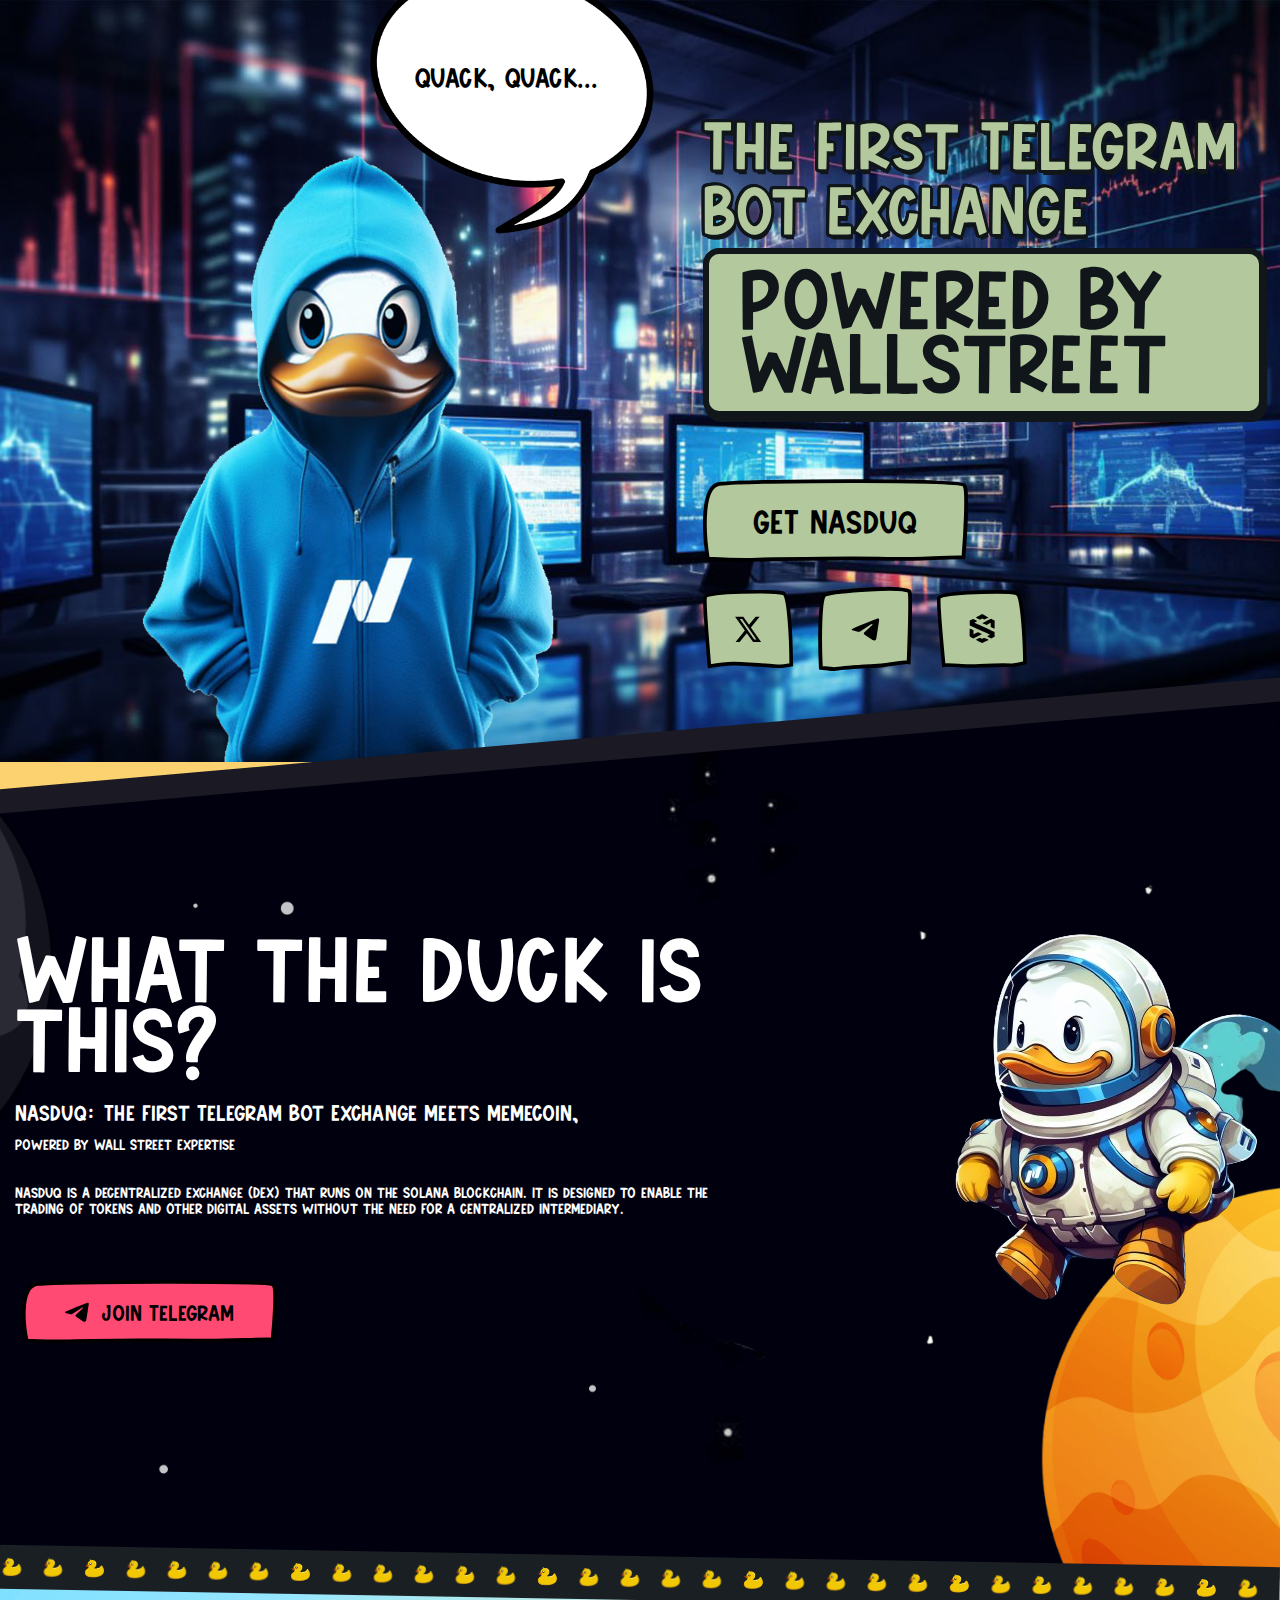
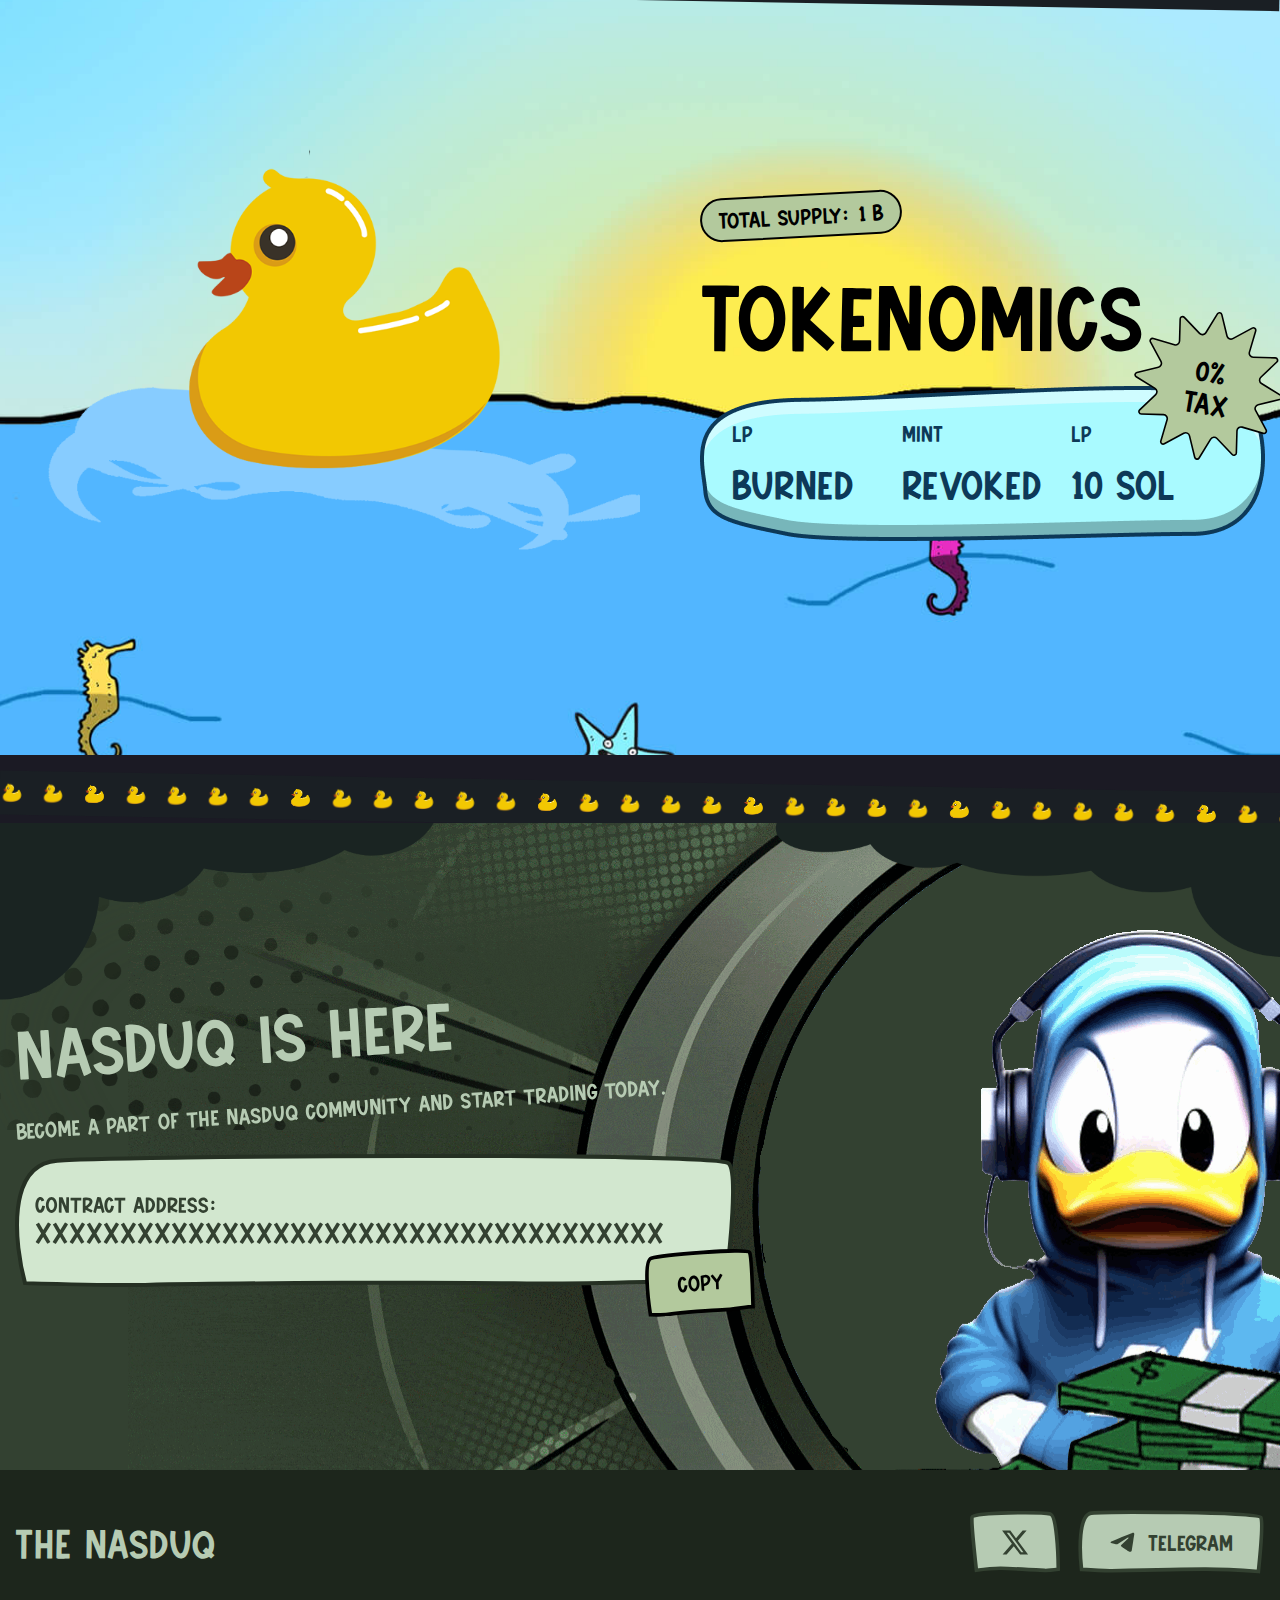
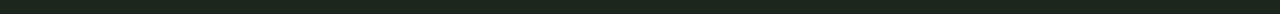
<file: index.html>
<!DOCTYPE html>
<html lang="en">
  <head>
    <meta charset="UTF-8" />
    <meta name="viewport" content="width=device-width, initial-scale=1.0" />
    
    <link rel="stylesheet" href="assets/css/main%EF%B9%96v=6.css" />
    <link rel="shortcut icon" href="assets/img/favicon.jpg" type="image/jpg" />

    <!-- Primary Meta Tags -->
    <title>Nasduq - DEX</title>
    <meta name="title" content="Nasduq - DEX" />
    <meta name="description" content="Nasduq is a decentralized exchange (DEX) that runs on the Solana blockchain." />

    <!-- Open Graph / Facebook -->
    <meta property="og:type" content="website" />
    <meta property="og:url" content="https://metatags.io/" />
    <meta property="og:title" content="Nasduq - DEX" />
    <meta property="og:description" content="Nasduck is a decentralized exchange (DEX) that runs on the Solana blockchain." />
    <meta property="og:image" content="https://metatags.io/images/meta-tags.png" />

    <!-- Twitter -->
    <meta property="twitter:card" content="summary_large_image" />
    <meta property="twitter:url" content="https://metatags.io/" />
    <meta property="twitter:title" content="Nasduq - DEX" />
    <meta property="twitter:description" content="Nasduq is a decentralized exchange (DEX) that runs on the Solana blockchain." />
    <meta property="twitter:image" content="https://metatags.io/images/meta-tags.png" />

    <!-- Meta Tags Generated with https://metatags.io -->

  </head>
  <body>
    <div class="wrapper">
      <section class="hero">
        <div class="hero__container container">
          <div class="hero__cat">
            <img src="assets/img/hero/hero-nasduck.png" alt="" />
            <div class="hero__message hero-message">
              <img
                class="hero-message__background"
                src="assets/img/hero/hero-message.png"
                alt=""
              />
              <p class="hero-message__text"></p>
            </div>
          </div>
          <div class="hero__col">
            <div class="hero__top">
            </div>
            <h1 class="hero__title">
              The First Telegram Bot Exchange<span>Powered by wallstreet</span>
            </h1>
            <div class="hero__row">
              <a class="hero__btn hero__btn_lg" href="#">GET Nasduq</a>
              <div class="hero__socials">
                <a
                  class="hero__btn hero__btn_sm"
                  href="#raydium"
                >
                  <svg
                    width="27"
                    height="32"
                    viewBox="0 0 27 32"
                    fill="none"
                    xmlns="http://www.w3.org/2000/svg"
                  >
                    <g>
                      <path
                        d="M20.6385 3.66797H24.6252L15.8718 14.4288L26.0985 29.0262H18.0732L11.7898 20.1555L4.59651 29.0262H0.609844L9.88318 17.5167L0.0898438 3.66797H8.31451L13.9912 11.7714L20.6385 3.66797ZM19.2432 26.4997H21.4532L7.15318 6.10086H4.77851L19.2432 26.4997Z"
                        fill="currentColor"
                      />
                    </g>
                  </svg>
                </a>
                <a
                  class="hero__btn hero__btn_sm"
                  href="https://t.me/NasduqSol"
                >
                  <svg
                    width="31"
                    height="37"
                    viewBox="0 0 31 37"
                    fill="none"
                    xmlns="http://www.w3.org/2000/svg"
                  >
                    <path
                      d="M26.8568 7.73511C26.8568 7.73511 29.3863 6.78824 29.1755 9.08779C29.1052 10.0347 28.4729 13.3487 27.981 16.9334L26.2947 27.5519C26.2947 27.5519 26.1542 29.1075 24.8894 29.378C23.6246 29.6485 21.7276 28.4312 21.3762 28.1606C21.0952 27.9577 16.1065 24.9142 14.3498 23.4262C13.858 23.0204 13.2959 22.2088 14.4201 21.2619L21.7978 14.4986C22.641 13.6869 23.4841 11.7932 19.9709 14.0927L10.134 20.518C10.134 20.518 9.0098 21.1943 6.90192 20.5856L2.33475 19.2329C2.33475 19.2329 0.648412 18.2184 3.52923 17.2039C10.5556 14.0251 19.1981 10.7786 26.8568 7.73511Z"
                      fill="currentColor"
                    />
                  </svg>
                </a>
                <a class="hero__btn hero__btn_sm" href="https://dextools.io/">
                  <svg
                    width="26"
                    height="36"
                    viewBox="0 0 26 36"
                    fill="none"
                    xmlns="http://www.w3.org/2000/svg"
                  >
                    <g>
                      <path
                        fill-rule="evenodd"
                        clip-rule="evenodd"
                        d="M16.3382 4.69252C18.0489 5.59458 19.4485 6.3579 19.4482 6.38895C19.4475 6.46908 15.3424 8.57347 15.1967 8.56834C15.1304 8.5661 14.6496 8.34207 14.1283 8.07056L13.1803 7.577L12.145 8.11569L11.1097 8.65448L9.41425 7.88331C6.85953 6.72127 6.59419 6.59393 6.63579 6.55115C6.69097 6.49439 7.6073 5.9961 10.0934 4.67126C11.2948 4.03095 12.461 3.40314 12.6848 3.27611C12.9087 3.14907 13.1224 3.04688 13.1597 3.04886C13.197 3.05083 14.6274 3.79049 16.3382 4.69252ZM23.8414 8.62551L25.6223 9.55664V13.6432C25.6223 15.8908 25.5989 17.7297 25.5702 17.7297C25.5416 17.7297 24.6654 17.3452 23.6232 16.8753L21.7282 16.021V11.7135L20.8021 12.2242C20.0885 12.6174 19.3745 13.0097 18.6601 13.4013L17.4441 14.0677L16.903 13.8201C16.5637 13.6645 16.225 13.5074 15.887 13.3488C15.6258 13.2257 14.9847 12.9334 14.4624 12.6991C13.94 12.4648 13.4564 12.2291 13.3879 12.1754C13.2968 12.1041 14.4074 11.4828 17.4959 9.87743C19.8239 8.66732 21.8033 7.68107 21.8946 7.68579C21.9858 7.69052 22.8619 8.11334 23.8414 8.62551ZM6.31483 8.88699C7.52771 9.44123 8.52091 9.91686 8.52204 9.94398C8.5231 9.97107 7.86204 10.3689 7.05293 10.828C6.24389 11.2872 5.5819 11.6874 5.5819 11.7175C5.5819 11.7476 6.29784 12.0987 7.17277 12.498C8.04782 12.8971 10.2596 13.9082 12.0879 14.7448L18.214 17.5478C19.755 18.2529 21.144 18.8885 21.3007 18.9604C24.4484 20.4027 25.3135 20.8029 25.4323 20.8716C25.5518 20.9408 25.5789 21.3426 25.6001 23.3594L25.6255 25.7648L24.033 26.5862L22.4405 27.4075L20.2323 26.3987C19.0177 25.8439 18.024 25.3609 18.024 25.3254C18.024 25.2899 18.2485 25.1419 18.5226 24.9963C18.797 24.8507 19.3632 24.5284 19.7811 24.28C20.199 24.0315 20.6157 23.8036 20.7072 23.7733C20.7986 23.7432 20.8721 23.6904 20.8706 23.656C20.8691 23.6217 19.8967 23.1542 18.7099 22.617C16.4046 21.5737 14.6405 20.7696 10.8532 19.0359C9.15962 18.2609 7.46584 17.4863 5.77186 16.7121C4.28308 16.0319 2.55211 15.2375 1.92524 14.9467L0.785499 14.4181L0.76016 11.9853L0.734689 9.55261L2.3499 8.71342C3.2383 8.25191 3.99766 7.87543 4.03748 7.8768C4.07726 7.87808 5.10206 8.33261 6.31483 8.88699ZM1.21824 17.6636C1.45626 17.7813 1.9264 18.0016 2.26298 18.1532C2.59957 18.3048 3.2383 18.5965 3.68234 18.8016L4.48966 19.1743L4.50808 21.3101C4.51825 22.4847 4.56097 23.4406 4.60304 23.4344C4.6986 23.42 6.21169 22.6345 7.73267 21.8095C8.83044 21.2142 8.8994 21.1905 9.15735 21.3198C9.30647 21.3946 10.1978 21.7993 11.1381 22.2192C12.0784 22.6391 12.8784 23.01 12.916 23.0436C12.9535 23.0772 11.0611 24.1154 8.71047 25.351L4.43673 27.5974L2.61107 26.6414C1.60706 26.1157 0.753304 25.6362 0.713988 25.5759C0.625485 25.4403 0.63307 17.431 0.721672 17.4418C0.756716 17.4461 0.980225 17.5459 1.21824 17.6636ZM11.3281 27.0644C11.6447 27.2022 11.9613 27.3403 12.2778 27.4785C13.2336 27.897 13.0463 27.9109 14.1834 27.3379C14.9407 26.9563 15.2672 26.8386 15.4089 26.8957C15.5152 26.9386 16.4299 27.3551 17.4418 27.8214C18.4536 28.2877 19.3166 28.6692 19.3595 28.6692C19.784 28.6692 19.0783 29.096 16.3549 30.4866L13.1609 32.1173L11.8171 31.4457C11.078 31.0763 9.58722 30.3367 8.50418 29.8021C7.42125 29.2673 6.54858 28.8159 6.56491 28.7989C6.58137 28.7819 7.48879 28.3102 8.58149 27.7507L10.5682 26.7336L11.3281 27.0644Z"
                        fill="currentColor"
                      />
                    </g>
                  </svg>
                </a>
              </div>
            </div>
          </div>
        </div>
      </section>
      <section class="community">
        <div class="marque community__marque community__marque_top">
        </div>
        <div class="community__container container" style="margin:100px 0;">
          <div class="community__col">
            <h2 class="community__title">What the duck is this?</h2>
            <p class="community__text">
              Nasduq: The First Telegram Bot Exchange Meets MemeCoin,
            </p>
            <span style="margin-top:-20px;"> Powered by Wall Street Expertise

            </span>
              Nasduq is a decentralized exchange (DEX) that runs on the Solana blockchain. It is designed to enable the trading of tokens and other digital assets without the need for a centralized intermediary. 
            </p>
            <div class="community__btns">
              <a
                class="community__btn community__btn_red"
                href="https://t.me/nasduqsol"
              >
                <svg
                  width="24"
                  height="20"
                  viewBox="0 0 24 20"
                  fill="none"
                  xmlns="http://www.w3.org/2000/svg"
                >
                  <path
                    d="M21.7635 0.929088C21.7635 0.929088 23.9557 0.108464 23.773 2.10141C23.7121 2.92205 23.1641 5.79423 22.7378 8.90091L21.2763 18.1037C21.2763 18.1037 21.1546 19.4518 20.0584 19.6863C18.9623 19.9207 17.3182 18.8657 17.0136 18.6312C16.7701 18.4554 12.4465 15.8176 10.9241 14.5281C10.4978 14.1764 10.0107 13.473 10.985 12.6523L17.379 6.79074C18.1098 6.08733 18.8405 4.44608 15.7957 6.43903L7.27041 12.0076C7.27041 12.0076 6.29609 12.5937 4.46926 12.0662L0.511045 10.8939C0.511045 10.8939 -0.950446 10.0146 1.54627 9.13534C7.63581 6.38037 15.1259 3.56679 21.7635 0.929088Z"
                    fill="currentColor"
                  />
                </svg>
                Join Telegram
              </a>
              
            </div>
          </div>
          <img
            class="community__illustration"
            src="assets/duck2.png"
            alt=""
          />
        </div>
        <div class="marque community__marque community__marque_bottom">
          <div>
            <img src="assets/img/duck.png" height="20px;" alt="">
            <img src="assets/img/duck.png" height="20px;" alt="">
            <img src="assets/img/duck.png" height="20px;" alt="">
            <img src="assets/img/duck.png" height="20px;" alt="">
            <img src="assets/img/duck.png" height="20px;" alt="">
            <img src="assets/img/duck.png" height="20px;" alt="">
            <img src="assets/img/duck.png" height="20px;" alt="">
            <img src="assets/img/duck.png" height="20px;" alt="">
            <img src="assets/img/duck.png" height="20px;" alt="">
            <img src="assets/img/duck.png" height="20px;" alt="">
            <img src="assets/img/duck.png" height="20px;" alt="">
            <img src="assets/img/duck.png" height="20px;" alt="">
            <img src="assets/img/duck.png" height="20px;" alt="">
            <img src="assets/img/duck.png" height="20px;" alt="">
            <img src="assets/img/duck.png" height="20px;" alt="">
            <img src="assets/img/duck.png" height="20px;" alt="">
            <img src="assets/img/duck.png" height="20px;" alt="">
            <img src="assets/img/duck.png" height="20px;" alt="">
            <img src="assets/img/duck.png" height="20px;" alt="">
            <img src="assets/img/duck.png" height="20px;" alt="">
            <img src="assets/img/duck.png" height="20px;" alt="">
            <img src="assets/img/duck.png" height="20px;" alt="">
            <img src="assets/img/duck.png" height="20px;" alt="">
            <img src="assets/img/duck.png" height="20px;" alt="">
            <img src="assets/img/duck.png" height="20px;" alt="">
            <img src="assets/img/duck.png" height="20px;" alt="">
            <img src="assets/img/duck.png" height="20px;" alt="">
            <img src="assets/img/duck.png" height="20px;" alt="">
            <img src="assets/img/duck.png" height="20px;" alt="">
            <img src="assets/img/duck.png" height="20px;" alt="">
            <img src="assets/img/duck.png" height="20px;" alt="">
            <img src="assets/img/duck.png" height="20px;" alt="">
            <img src="assets/img/duck.png" height="20px;" alt="">
            <img src="assets/img/duck.png" height="20px;" alt="">
            <img src="assets/img/duck.png" height="20px;" alt="">
            <img src="assets/img/duck.png" height="20px;" alt="">
            <img src="assets/img/duck.png" height="20px;" alt="">
            <img src="assets/img/duck.png" height="20px;" alt="">
            <img src="assets/img/duck.png" height="20px;" alt="">
            <img src="assets/img/duck.png" height="20px;" alt="">
            <img src="assets/img/duck.png" height="20px;" alt="">
            <img src="assets/img/duck.png" height="20px;" alt="">
            <img src="assets/img/duck.png" height="20px;" alt="">
            <img src="assets/img/duck.png" height="20px;" alt="">
            <img src="assets/img/duck.png" height="20px;" alt="">
            <img src="assets/img/duck.png" height="20px;" alt="">
          </div>
        </div>
      </section>
      <div class="tokenomics">
        <div class="tokenomics__container container">
          <img
            class="tokenomics__boat"
            src="assets/img/tokenomics/tokenomics-boat.png"
            alt=""
          />
          <div class="tokenomics__col">
            <span class="tokenomics__badge">Total supply: 1 B</span>
            <h2 class="tokenomics__title">Tokenomics</h2>
            <div class="tokenomics__items">
              <div class="tokenomics__star">
                <img src="assets/img/tokenomics/tokenomics-star.svg" alt="" />
                <span>0%<br>TAX</span>
              </div>
              <img
                class="tokenomics__items-bg"
                src="assets/img/tokenomics/tokenomics-items-bg.png"
                alt=""
              />
              <div class="tokenomics__items-inner">
                <div class="tokenomics__item">
                  <span class="tokenomics__label"> LP </span>
                  <strong class="tokenomics__value">Burned</strong>
                </div>
                <div class="tokenomics__item">
                  <span class="tokenomics__label"> MINT </span>
                  <strong class="tokenomics__value">Revoked</strong>
                </div>
                <div class="tokenomics__item">
                  <span class="tokenomics__label"> LP </span>
                  <strong class="tokenomics__value">10 SOL</strong>
                </div>
              </div>
            </div>
          </div>
        </div>
        <div class="marque tokenomics__marque tokenomics__marque_bottom">
          <div class="marque community__marque community__marque_bottom">
            <div>
              <img src="assets/img/duck.png" height="20px;" alt="">
              <img src="assets/img/duck.png" height="20px;" alt="">
              <img src="assets/img/duck.png" height="20px;" alt="">
              <img src="assets/img/duck.png" height="20px;" alt="">
              <img src="assets/img/duck.png" height="20px;" alt="">
              <img src="assets/img/duck.png" height="20px;" alt="">
              <img src="assets/img/duck.png" height="20px;" alt="">
              <img src="assets/img/duck.png" height="20px;" alt="">
              <img src="assets/img/duck.png" height="20px;" alt="">
              <img src="assets/img/duck.png" height="20px;" alt="">
              <img src="assets/img/duck.png" height="20px;" alt="">
              <img src="assets/img/duck.png" height="20px;" alt="">
              <img src="assets/img/duck.png" height="20px;" alt="">
              <img src="assets/img/duck.png" height="20px;" alt="">
              <img src="assets/img/duck.png" height="20px;" alt="">
              <img src="assets/img/duck.png" height="20px;" alt="">
              <img src="assets/img/duck.png" height="20px;" alt="">
              <img src="assets/img/duck.png" height="20px;" alt="">
              <img src="assets/img/duck.png" height="20px;" alt="">
              <img src="assets/img/duck.png" height="20px;" alt="">
              <img src="assets/img/duck.png" height="20px;" alt="">
              <img src="assets/img/duck.png" height="20px;" alt="">
              <img src="assets/img/duck.png" height="20px;" alt="">
              <img src="assets/img/duck.png" height="20px;" alt="">
              <img src="assets/img/duck.png" height="20px;" alt="">
              <img src="assets/img/duck.png" height="20px;" alt="">
              <img src="assets/img/duck.png" height="20px;" alt="">
              <img src="assets/img/duck.png" height="20px;" alt="">
              <img src="assets/img/duck.png" height="20px;" alt="">
              <img src="assets/img/duck.png" height="20px;" alt="">
              <img src="assets/img/duck.png" height="20px;" alt="">
              <img src="assets/img/duck.png" height="20px;" alt="">
              <img src="assets/img/duck.png" height="20px;" alt="">
              <img src="assets/img/duck.png" height="20px;" alt="">
              <img src="assets/img/duck.png" height="20px;" alt="">
              <img src="assets/img/duck.png" height="20px;" alt="">
              <img src="assets/img/duck.png" height="20px;" alt="">
              <img src="assets/img/duck.png" height="20px;" alt="">
              <img src="assets/img/duck.png" height="20px;" alt="">
              <img src="assets/img/duck.png" height="20px;" alt="">
              <img src="assets/img/duck.png" height="20px;" alt="">
              <img src="assets/img/duck.png" height="20px;" alt="">
              <img src="assets/img/duck.png" height="20px;" alt="">
              <img src="assets/img/duck.png" height="20px;" alt="">
              <img src="assets/img/duck.png" height="20px;" alt="">
              <img src="assets/img/duck.png" height="20px;" alt="">
            </div>
          </div>
        </div>
      </div>
      <section class="ready" style="filter:hue-rotate()">
        <img class="ready__top" src="assets/img/ready/ready-top.png" alt="" />
        <div class="ready__container container">
          <div class="ready__col">
            <h2 class="ready__title">Nasduq is here</h2>
            <p class="ready__text">
              Become a part of the Nasduq community and start trading today.
            </p>
            <div class="ready__contract contract">
              <img
                class="contract__background"
                src="assets/img/ready/ready-contract-background.svg"
                alt=""
              />
              <div class="contract__value">
                <span class="contract__label">Contract address:</span>
                <strong>XXXXXXXXXXXXXXXXXXXXXXXXXXXXXXXXXXXXX</strong>
              </div>
              <button class="contract__copy" onclick="writeContract()">
                Copy
              </button>
            </div>
          </div>
        </div>
      </section>
      <footer class="footer">
        <div class="footer__container container">
          <div class="footer__col">
            <a class="footer__logo" href="index.html">THE Nasduq</a>
            <div class="footer__socials">
              <a
                class="footer__btn footer__btn_sm"
                href="https://x.com/Nasduqsol"
              >
                <svg
                  width="27"
                  height="25"
                  viewBox="0 0 27 25"
                  fill="none"
                  xmlns="http://www.w3.org/2000/svg"
                >
                  <g>
                    <path
                      d="M20.6383 0.561523H24.6249L15.8716 10.746L26.0983 24.5615H18.0729L11.7896 16.166L4.59627 24.5615H0.6096L9.88293 13.6685L0.0895996 0.561523H8.31427L13.9909 8.2309L20.6383 0.561523ZM19.2429 22.1704H21.4529L7.15293 2.86411H4.77827L19.2429 22.1704Z"
                      fill="currentColor"
                    />
                  </g>
                </svg>
              </a>
              <a class="footer__btn" href="https://t.me/nasduqsol">
                <svg
                  width="27"
                  height="26"
                  viewBox="0 0 27 26"
                  fill="none"
                  xmlns="http://www.w3.org/2000/svg"
                >
                  <path
                    d="M23.2633 3.96034C23.2633 3.96034 25.4555 3.13971 25.2728 5.13266C25.2119 5.9533 24.6639 8.82548 24.2376 11.9322L22.7761 21.1349C22.7761 21.1349 22.6543 22.4831 21.5582 22.7176C20.462 22.952 18.8179 21.8969 18.5134 21.6624C18.2698 21.4866 13.9463 18.8489 12.4239 17.5593C11.9976 17.2076 11.5104 16.5042 12.4848 15.6836L18.8788 9.82199C19.6095 9.11858 20.3403 7.47733 17.2955 9.47028L8.77017 15.0388C8.77017 15.0388 7.79585 15.625 5.96902 15.0974L2.0108 13.9251C2.0108 13.9251 0.54931 13.0459 3.04602 12.1666C9.13557 9.41162 16.6257 6.59804 23.2633 3.96034Z"
                    fill="currentColor"
                  />
                </svg>
                Telegram
              </a>
            </div>
            
          </div>
          <div class="footer__socials">
            <a
              class="footer__btn footer__btn_sm"
              href="https://x.com/nasduqsol"
            >
              <svg
                width="27"
                height="25"
                viewBox="0 0 27 25"
                fill="none"
                xmlns="http://www.w3.org/2000/svg"
              >
                <g>
                  <path
                    d="M20.6383 0.561523H24.6249L15.8716 10.746L26.0983 24.5615H18.0729L11.7896 16.166L4.59627 24.5615H0.6096L9.88293 13.6685L0.0895996 0.561523H8.31427L13.9909 8.2309L20.6383 0.561523ZM19.2429 22.1704H21.4529L7.15293 2.86411H4.77827L19.2429 22.1704Z"
                    fill="currentColor"
                  />
                </g>
              </svg>
            </a>
            <a class="footer__btn" href="https://t.me/nasduqsol">
              <svg
                width="27"
                height="26"
                viewBox="0 0 27 26"
                fill="none"
                xmlns="http://www.w3.org/2000/svg"
              >
                <path
                  d="M23.2633 3.96034C23.2633 3.96034 25.4555 3.13971 25.2728 5.13266C25.2119 5.9533 24.6639 8.82548 24.2376 11.9322L22.7761 21.1349C22.7761 21.1349 22.6543 22.4831 21.5582 22.7176C20.462 22.952 18.8179 21.8969 18.5134 21.6624C18.2698 21.4866 13.9463 18.8489 12.4239 17.5593C11.9976 17.2076 11.5104 16.5042 12.4848 15.6836L18.8788 9.82199C19.6095 9.11858 20.3403 7.47733 17.2955 9.47028L8.77017 15.0388C8.77017 15.0388 7.79585 15.625 5.96902 15.0974L2.0108 13.9251C2.0108 13.9251 0.54931 13.0459 3.04602 12.1666C9.13557 9.41162 16.6257 6.59804 23.2633 3.96034Z"
                  fill="currentColor"
                />
              </svg>
              Telegram
            </a>
          </div>
        </div>
      </footer>
    </div>
    <script data-cfasync="false" src="cdn-cgi/scripts/5c5dd728/cloudflare-static/email-decode.min.js"></script><script>
      function writeContract() {
        const contract = document
          .querySelector('.contract__value strong')
          .innerHTML.trim();
        navigator.clipboard.writeText(contract);
      }

      let CURRENT_MESSAGE = 0;
      const MESSAGES = [
        'QUACK, QUACK...',
        'I’m here to make \nmoney,\nnot friends.',
        'What, The Quack, are \nyou looking at?',
      ];

      setInterval(() => {
        CURRENT_MESSAGE++;
        document.querySelector('.hero-message__text').innerHTML =
          MESSAGES[CURRENT_MESSAGE % MESSAGES.length];
      }, 5000);

      window.onload = () => {
        document.querySelector('.hero-message__text').innerHTML =
          MESSAGES[CURRENT_MESSAGE % MESSAGES.length];
      };
      
    </script>
  </body>
</html>
</file>
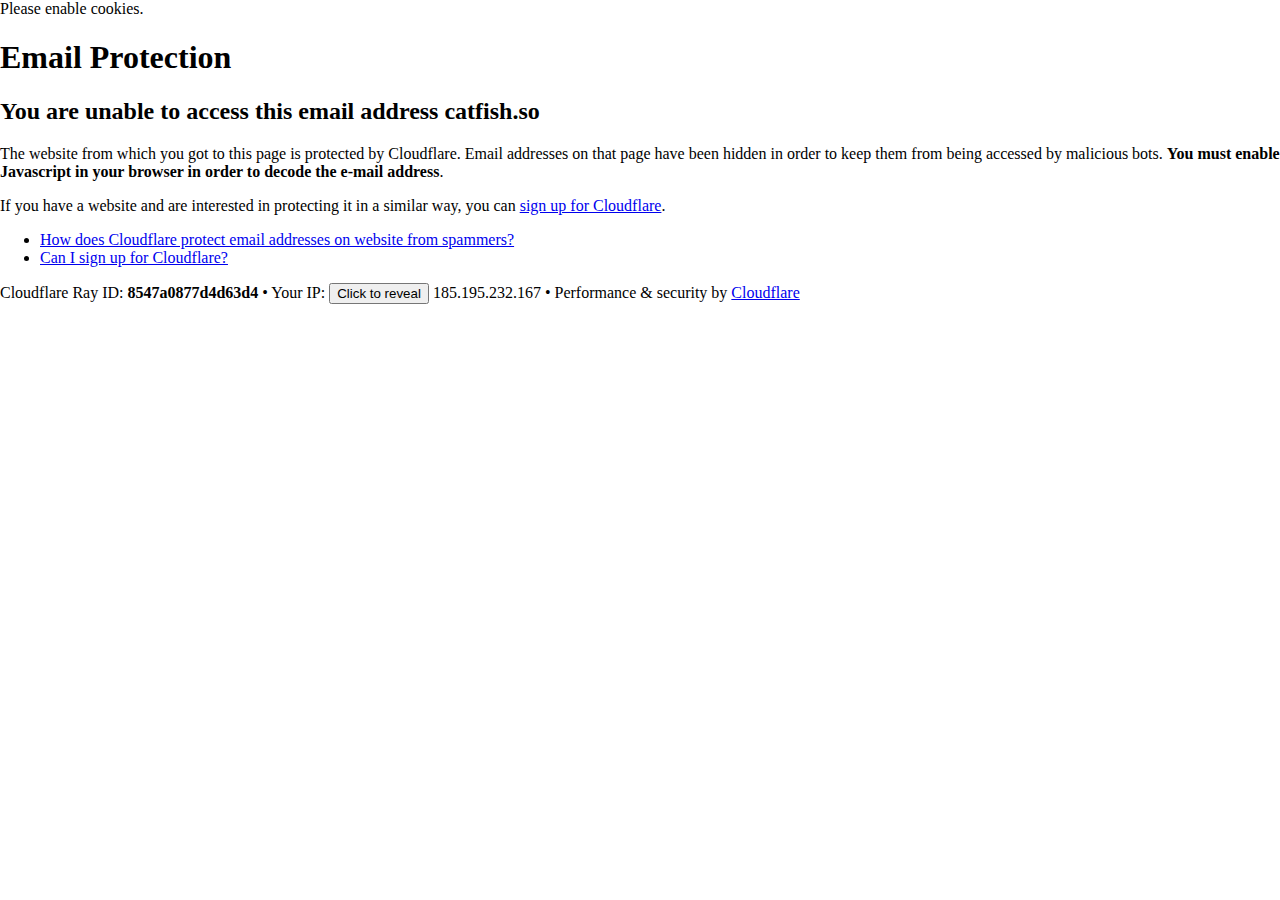
<file: cdn-cgi/l/email-protectionx.html>
<!DOCTYPE html>
<!--[if lt IE 7]> <html class="no-js ie6 oldie" lang="en-US"> <![endif]-->
<!--[if IE 7]>    <html class="no-js ie7 oldie" lang="en-US"> <![endif]-->
<!--[if IE 8]>    <html class="no-js ie8 oldie" lang="en-US"> <![endif]-->
<!--[if gt IE 8]><!--> <html class="no-js" lang="en-US"> <!--<![endif]-->
<head>
<title>Email Protection | Cloudflare</title>
<meta charset="UTF-8" />
<meta http-equiv="Content-Type" content="text/html; charset=UTF-8" />
<meta http-equiv="X-UA-Compatible" content="IE=Edge" />
<meta name="robots" content="noindex, nofollow" />
<meta name="viewport" content="width=device-width,initial-scale=1" />
<link rel="stylesheet" id="cf_styles-css" href="https://catfish.so/cdn-cgi/styles/cf.errors.css" />
<!--[if lt IE 9]><link rel="stylesheet" id='cf_styles-ie-css' href="/cdn-cgi/styles/cf.errors.ie.css" /><![endif]-->
<style>body{margin:0;padding:0}</style>


<!--[if gte IE 10]><!-->
<script>
  if (!navigator.cookieEnabled) {
    window.addEventListener('DOMContentLoaded', function () {
      var cookieEl = document.getElementById('cookie-alert');
      cookieEl.style.display = 'block';
    })
  }
</script>
<!--<![endif]-->


</head>
<body>
  <div id="cf-wrapper">
    <div class="cf-alert cf-alert-error cf-cookie-error" id="cookie-alert" data-translate="enable_cookies">Please enable cookies.</div>
    <div id="cf-error-details" class="cf-error-details-wrapper">
      <div class="cf-wrapper cf-header cf-error-overview">
        <h1 data-translate="block_headline">Email Protection</h1>
        <h2 class="cf-subheadline"><span data-translate="unable_to_access">You are unable to access this email address</span> catfish.so</h2>
      </div><!-- /.header -->

      <div class="cf-section cf-wrapper">
        <div class="cf-columns two">
          <div class="cf-column">
            <p>The website from which you got to this page is protected by Cloudflare. Email addresses on that page have been hidden in order to keep them from being accessed by malicious bots. <strong>You must enable Javascript in your browser in order to decode the e-mail address</strong>.</p>
            <p>If you have a website and are interested in protecting it in a similar way, you can <a rel="noopener noreferrer" href="https://www.cloudflare.com/sign-up?utm_source=email_protection">sign up for Cloudflare</a>.</p>
          </div>

          <div class="cf-column">
            <div class="grid_4">
              <div class="rail">
                  <div class="panel">
                      <ul class="nobullets">
                        <li><a rel="noopener noreferrer" class="modal-link-faq" href="https://support.cloudflare.com/hc/en-us/articles/200170016-What-is-Email-Address-Obfuscation-">How does Cloudflare protect email addresses on website from spammers?</a></li>
                        <li><a rel="noopener noreferrer" class="modal-link-faq" href="https://support.cloudflare.com/hc/en-us/categories/200275218-Getting-Started">Can I sign up for Cloudflare?</a></li>
                    </ul>
                </div>
              </div>
            </div>
          </div>
        </div>
      </div><!-- /.section -->

      <div class="cf-error-footer cf-wrapper w-240 lg:w-full py-10 sm:py-4 sm:px-8 mx-auto text-center sm:text-left border-solid border-0 border-t border-gray-300">
  <p class="text-13">
    <span class="cf-footer-item sm:block sm:mb-1">Cloudflare Ray ID: <strong class="font-semibold">8547a0877d4d63d4</strong></span>
    <span class="cf-footer-separator sm:hidden">&bull;</span>
    <span id="cf-footer-item-ip" class="cf-footer-item hidden sm:block sm:mb-1">
      Your IP:
      <button type="button" id="cf-footer-ip-reveal" class="cf-footer-ip-reveal-btn">Click to reveal</button>
      <span class="hidden" id="cf-footer-ip">185.195.232.167</span>
      <span class="cf-footer-separator sm:hidden">&bull;</span>
    </span>
    <span class="cf-footer-item sm:block sm:mb-1"><span>Performance &amp; security by</span> <a rel="noopener noreferrer" href="https://www.cloudflare.com/5xx-error-landing" id="brand_link" target="_blank">Cloudflare</a></span>
    
  </p>
  <script>(function(){function d(){var b=a.getElementById("cf-footer-item-ip"),c=a.getElementById("cf-footer-ip-reveal");b&&"classList"in b&&(b.classList.remove("hidden"),c.addEventListener("click",function(){c.classList.add("hidden");a.getElementById("cf-footer-ip").classList.remove("hidden")}))}var a=document;document.addEventListener&&a.addEventListener("DOMContentLoaded",d)})();</script>
</div><!-- /.error-footer -->


    </div><!-- /#cf-error-details -->
  </div><!-- /#cf-wrapper -->

  <script>
  window._cf_translation = {};
  
  
</script>

</body>
</html>
</file>
